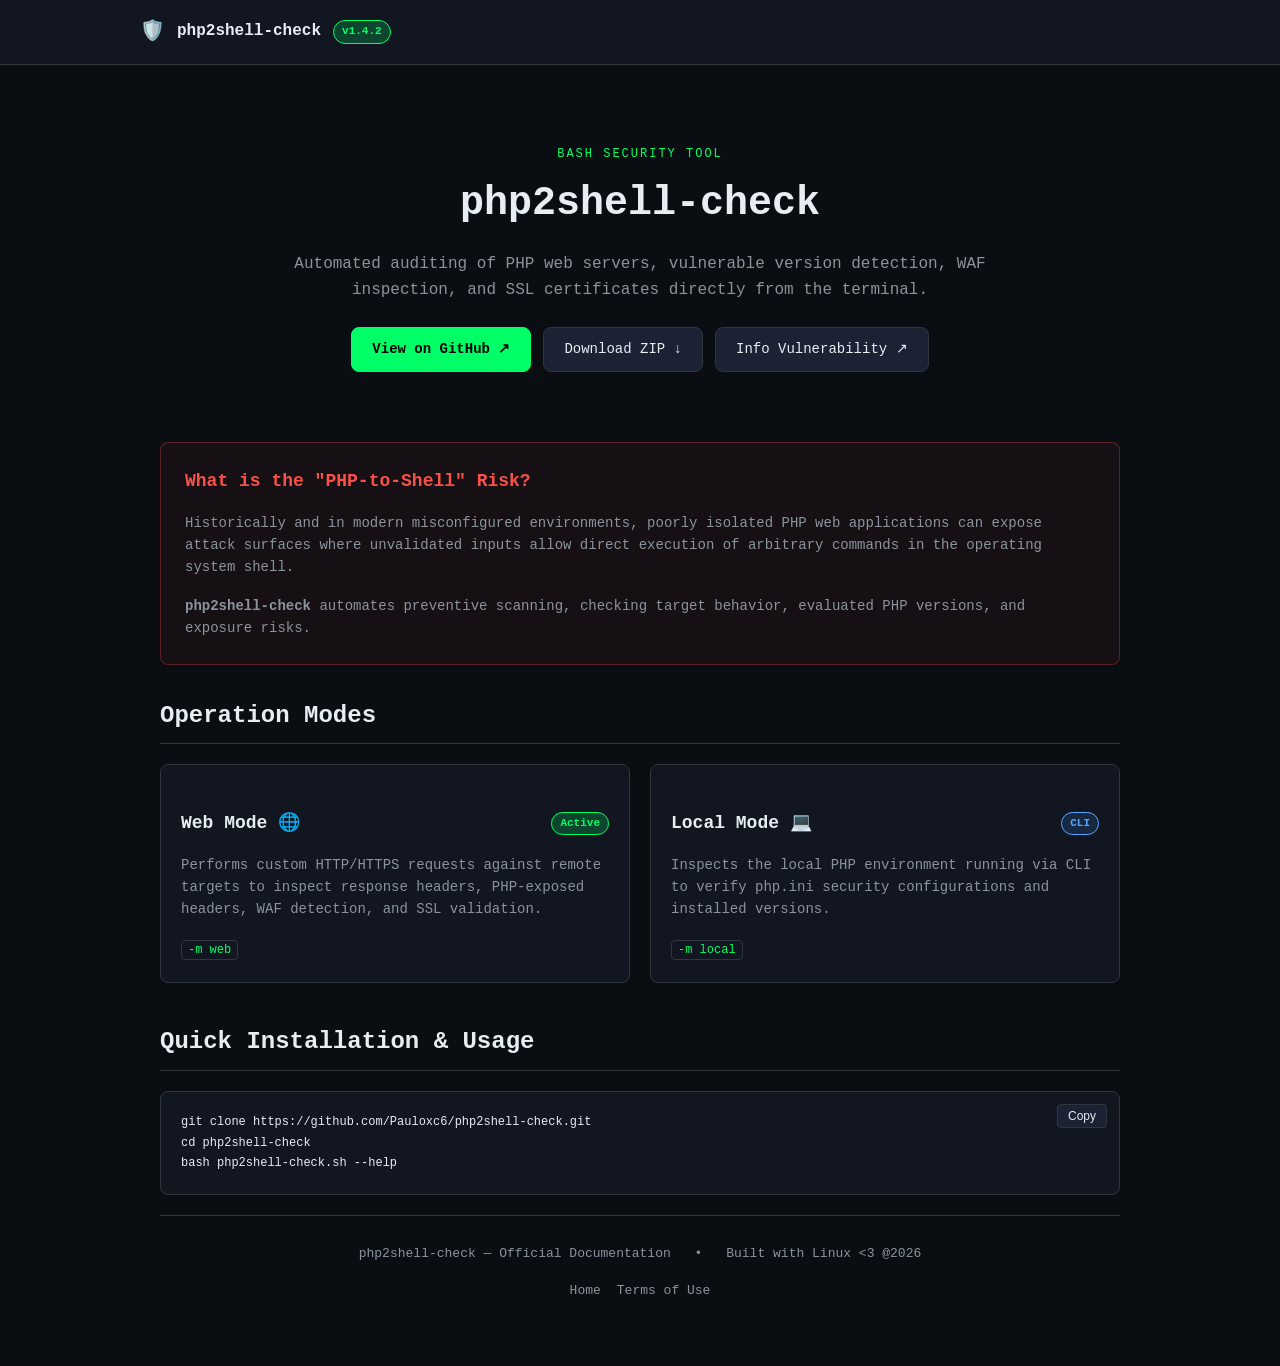
<file: docs/index.html>
<!DOCTYPE html>
<html lang="en">
    <head>
        <meta charset="UTF-8" />
        <meta name="viewport" content="width=device-width, initial-scale=1.0" />
        <title>php2shell-check — PHP Security & Auditing Tool</title>
        <meta name="description" content="Bash utility for automated security auditing of PHP web servers, version detection, WAF inspection, and SSL verification." />
        <link rel="stylesheet" href="./assets/style.css" />
        <link rel="icon" type="image/svg+xml" href="./public/favicon.ico" />
    </head>
    <body>
        <header>
            <div class="header-inner">
                <div class="brand">
                    <div class="brand">
                        <div class="brand-icon">🛡️</div>
                        <a href="index.html">php2shell-check</a>
                        <span class="badge" id="dynamic-version-badge">Loading...</span>
                    </div>
                </div>
            </div>
        </header>

        <div class="layout">
            <main class="content full-width-content" style="max-width: 1000px; margin: 0 auto">
                <section style="text-align: center; padding: 40px 0">
                    <div class="hero-label" style="color: var(--accent); font-size: 12px; letter-spacing: 2px; margin-bottom: 8px">BASH SECURITY TOOL</div>
                    <h1 style="font-size: 40px; margin-bottom: 16px">php2shell-check</h1>
                    <p style="font-size: 16px; max-width: 700px; margin: 0 auto 24px; color: var(--text-muted)">
                        Automated auditing of PHP web servers, vulnerable version detection, WAF inspection, and SSL certificates directly from the terminal.
                    </p>
                    <div style="display: flex; gap: 12px; justify-content: center">
                        <a href="https://github.com/Pauloxc6/php2shell-check" target="_blank" rel="noopener" class="button primary">View on GitHub ↗</a>
                        <a href="https://github.com/Pauloxc6/php2shell-check/archive/refs/heads/main.zip" class="button">Download ZIP ↓</a>
                        <a href="./vuln.html" class="button">Info Vulnerability ↗</a>
                    </div>
                </section>

                <section style="background: rgba(248, 81, 73, 0.05); border: 1px solid rgba(248, 81, 73, 0.3); border-radius: var(--radius); padding: 24px; margin: 30px 0">
                    <h3 style="color: var(--danger); margin-top: 0">What is the "PHP-to-Shell" Risk?</h3>
                    <p>
                        Historically and in modern misconfigured environments, poorly isolated PHP web applications can expose attack surfaces where unvalidated inputs allow direct execution of
                        arbitrary commands in the operating system shell.
                    </p>
                    <p style="margin-bottom: 0"><strong>php2shell-check</strong> automates preventive scanning, checking target behavior, evaluated PHP versions, and exposure risks.</p>
                </section>

                <section>
                    <h2>Operation Modes</h2>
                    <div style="display: grid; grid-template-columns: repeat(auto-fit, minmax(280px, 1fr)); gap: 20px; margin-top: 20px">
                        <div style="background: var(--bg-secondary); border: 1px solid var(--border); border-radius: var(--radius); padding: 20px">
                            <h3 style="display: flex; justify-content: space-between; align-items: center">Web Mode 🌐 <span class="badge">Active</span></h3>
                            <p>Performs custom HTTP/HTTPS requests against remote targets to inspect response headers, PHP-exposed headers, WAF detection, and SSL validation.</p>
                            <code>-m web</code>
                        </div>
                        <div style="background: var(--bg-secondary); border: 1px solid var(--border); border-radius: var(--radius); padding: 20px">
                            <h3 style="display: flex; justify-content: space-between; align-items: center">
                                Local Mode 💻 <span class="badge" style="background: rgba(56, 139, 253, 0.15); color: #58a6ff; border-color: #58a6ff">CLI</span>
                            </h3>
                            <p>Inspects the local PHP environment running via CLI to verify php.ini security configurations and installed versions.</p>
                            <code>-m local</code>
                        </div>
                    </div>
                </section>

                <section style="margin-top: 40px">
                    <h2>Quick Installation & Usage</h2>
                    <div class="code-wrapper">
                        <button class="copy-button">Copy</button>
                        <pre><code>git clone https://github.com/Pauloxc6/php2shell-check.git
cd php2shell-check
bash php2shell-check.sh --help</code></pre>
                    </div>
                </section>

                <footer>
                    <span>php2shell-check — Official Documentation</span>
                    <span>•</span>
                    <span>Built with Linux &lt;3 @2026</span>
                    <div class="footer-links">
                        <a href="index.html">Home</a>
                        <a href="terms.html">Terms of Use</a>
                    </div>
                </footer>
            </main>
        </div>
        <script src="./assets/script.js"></script>
    </body>
</html>
</file>
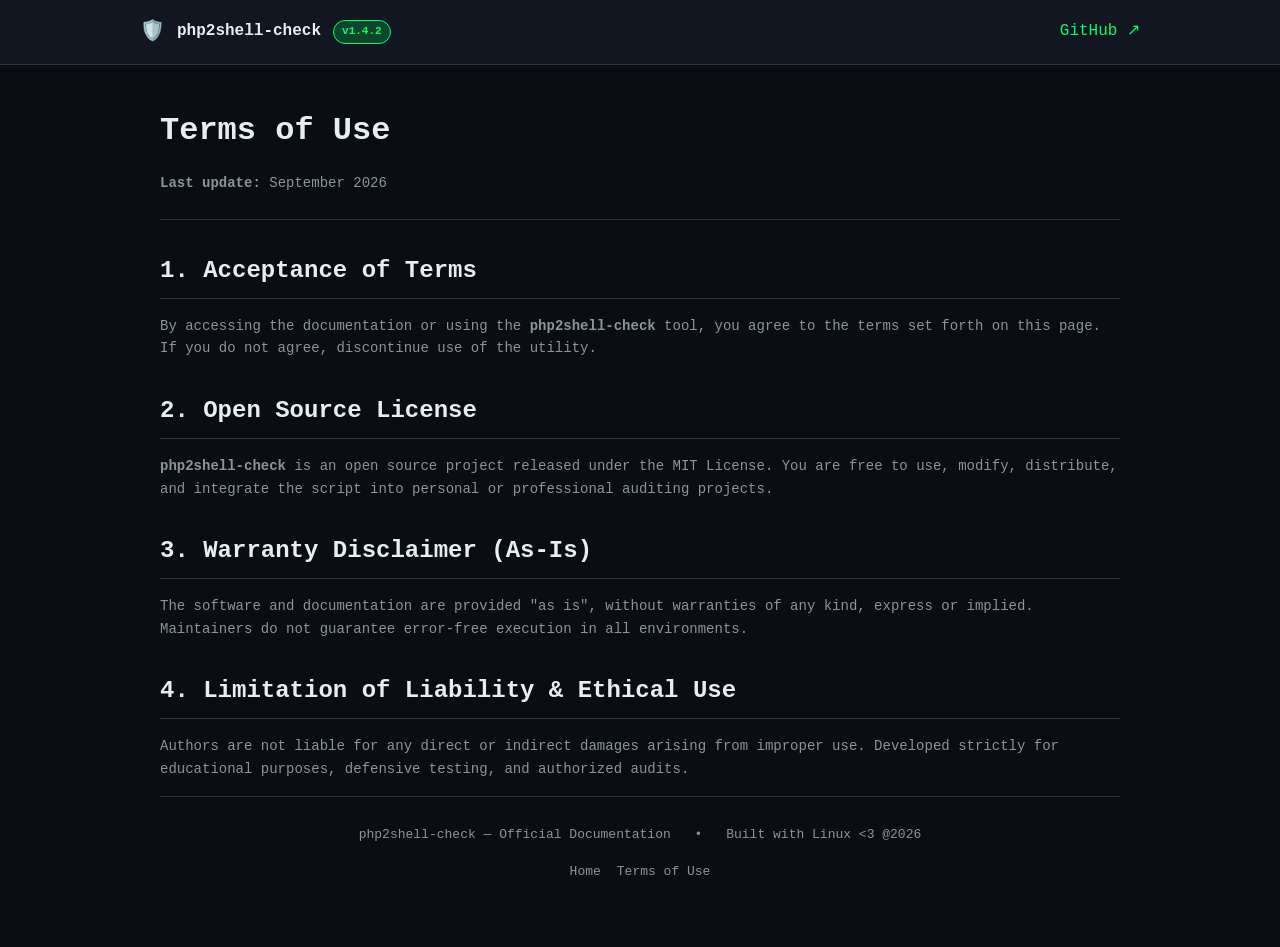
<file: docs/terms.html>
<!DOCTYPE html>
<html lang="en">
    <head>
        <meta charset="UTF-8" />
        <meta name="viewport" content="width=device-width, initial-scale=1.0" />
        <title>Terms of Use — php2shell-check</title>
        <link rel="stylesheet" href="./assets/style.css" />
        <link rel="icon" type="image/svg+xml" href="./public/favicon.ico" />
    </head>

    <body>
        <header>
            <div class="header-inner">
                <div class="brand">
                    <div class="brand-icon">🛡️</div>
                    <a href="index.html">php2shell-check</a>
                    <span class="badge" id="dynamic-version-badge">Loading...</span>
                </div>
                <div class="header-controls">
                    <a href="https://github.com/Pauloxc6/php2shell-check" target="_blank" rel="noopener">GitHub ↗</a>
                </div>
            </div>
        </header>

        <div class="layout">
            <main class="content full-width-content" style="max-width: 1000px; margin: 0 auto">
                <section>
                    <h1>Terms of Use</h1>
                    <p><strong>Last update:</strong> September 2026</p>
                    <hr />

                    <h2>1. Acceptance of Terms</h2>
                    <p>
                        By accessing the documentation or using the <strong>php2shell-check</strong> tool, you agree to the terms set forth on this page. If you do not agree, discontinue use of the
                        utility.
                    </p>

                    <h2>2. Open Source License</h2>
                    <p>
                        <strong>php2shell-check</strong> is an open source project released under the MIT License. You are free to use, modify, distribute, and integrate the script into personal or
                        professional auditing projects.
                    </p>

                    <h2>3. Warranty Disclaimer (As-Is)</h2>
                    <p>
                        The software and documentation are provided "as is", without warranties of any kind, express or implied. Maintainers do not guarantee error-free execution in all environments.
                    </p>

                    <h2>4. Limitation of Liability & Ethical Use</h2>
                    <p>Authors are not liable for any direct or indirect damages arising from improper use. Developed strictly for educational purposes, defensive testing, and authorized audits.</p>
                </section>

                <footer>
                    <span>php2shell-check — Official Documentation</span>
                    <span>•</span>
                    <span>Built with Linux &lt;3 @2026</span>
                    <div class="footer-links">
                        <a href="index.html">Home</a>
                        <a href="terms.html">Terms of Use</a>
                    </div>
                </footer>
            </main>
        </div>
        <script src="./assets/script.js"></script>
    </body>
</html>
</file>
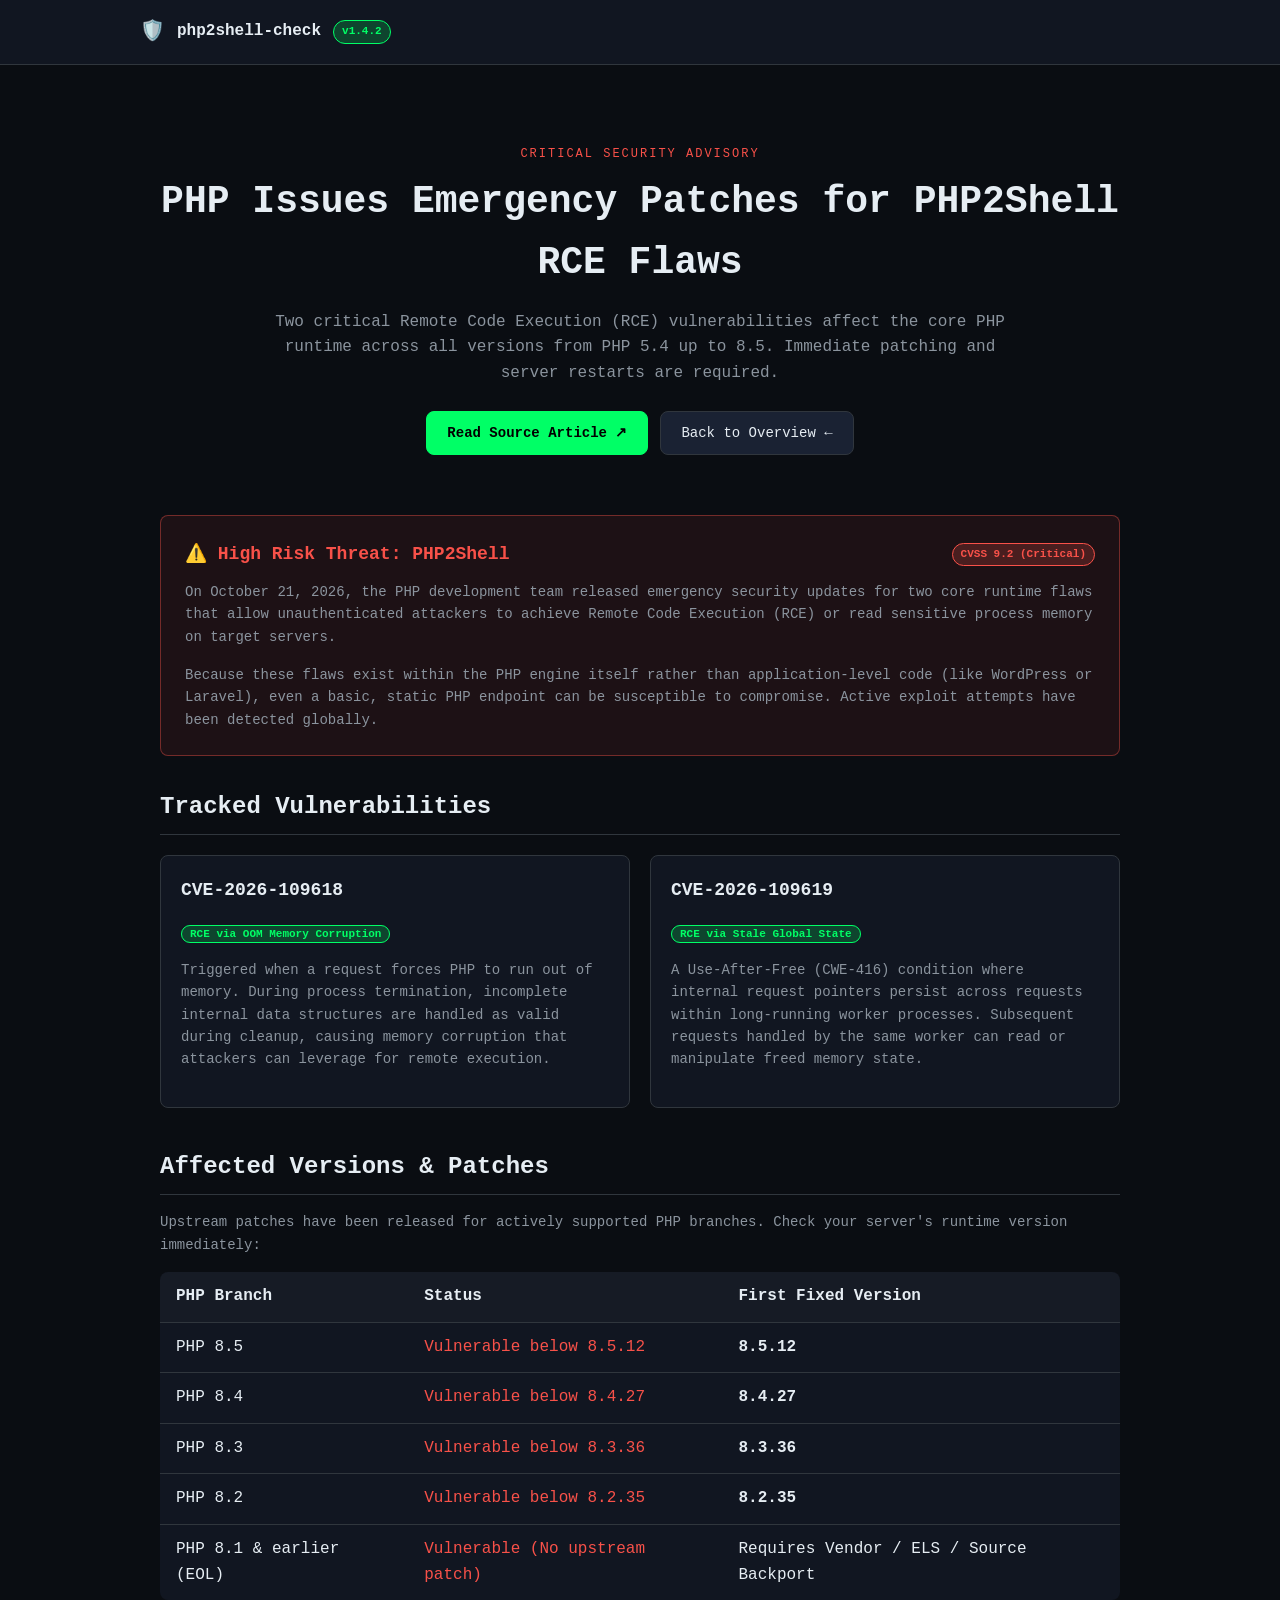
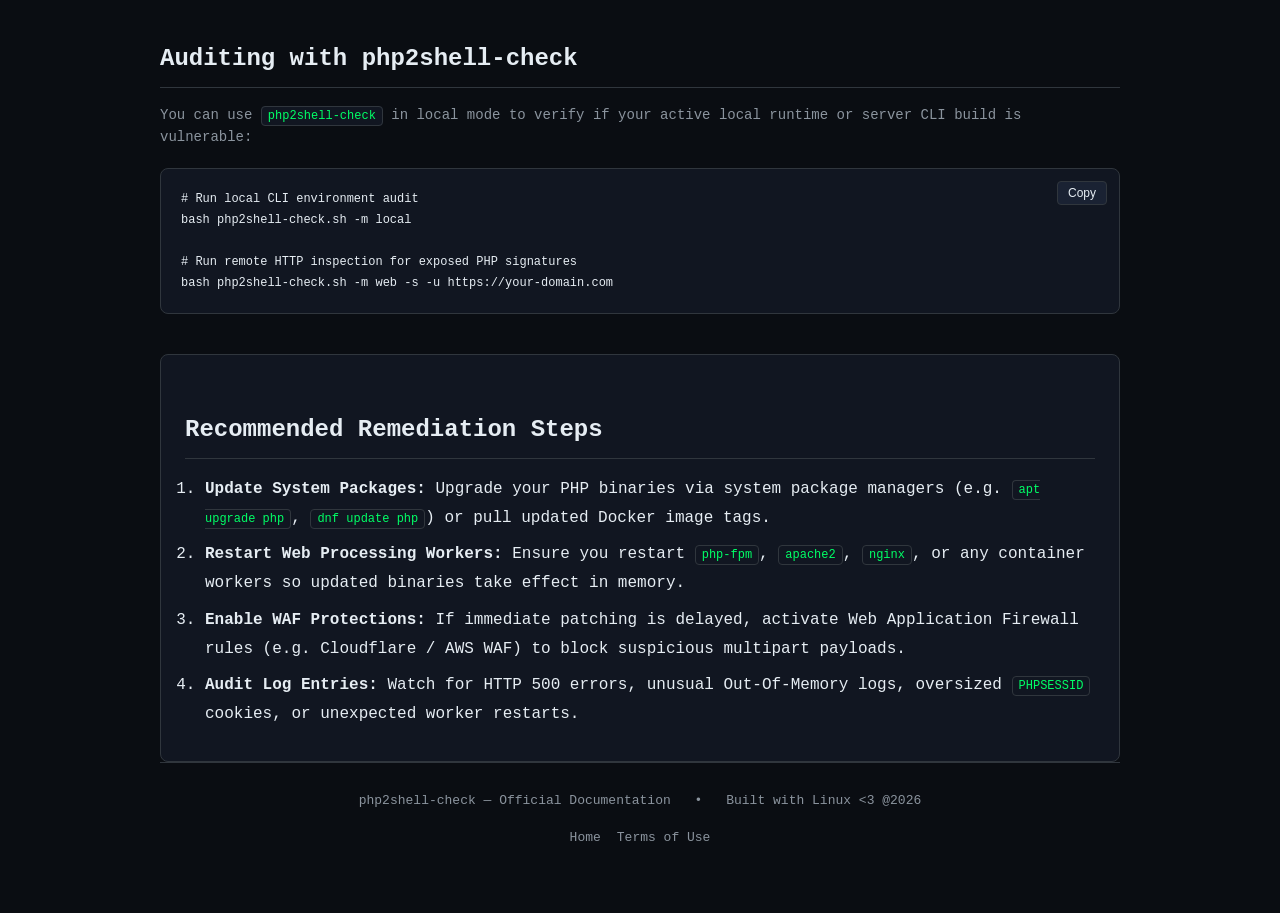
<file: docs/vuln.html>
<!DOCTYPE html>
<html lang="en">
    <head>
        <meta charset="UTF-8" />
        <meta name="viewport" content="width=device-width, initial-scale=1.0" />
        <title>PHP Emergency Patches: PHP2Shell RCE Flaws — php2shell-check</title>
        <meta
            name="description"
            content="Security Advisory: PHP issues emergency patches for two critical PHP2Shell RCE vulnerabilities (CVE-2026-109618 & CVE-2026-109619) affecting millions of servers."
        />
        <link rel="stylesheet" href="./assets/style.css" />
        <link rel="icon" type="image/svg+xml" href="./public/favicon.ico" />
    </head>
    <body>
        <header>
            <div class="header-inner">
                <div class="brand">
                    <div class="brand-icon">🛡️</div>
                    <a href="index.html">php2shell-check</a>
                    <span class="badge" id="dynamic-version-badge">Loading...</span>
                </div>
            </div>
        </header>

        <div class="layout">
            <main class="content full-width-content" style="max-width: 1000px; margin: 0 auto">
                <section style="text-align: center; padding: 40px 0">
                    <div class="hero-label" style="color: var(--danger); font-size: 12px; letter-spacing: 2px; margin-bottom: 8px">CRITICAL SECURITY ADVISORY</div>
                    <h1 style="font-size: 38px; margin-bottom: 16px">PHP Issues Emergency Patches for PHP2Shell RCE Flaws</h1>
                    <p style="font-size: 16px; max-width: 750px; margin: 0 auto 24px; color: var(--text-muted)">
                        Two critical Remote Code Execution (RCE) vulnerabilities affect the core PHP runtime across all versions from PHP 5.4 up to 8.5. Immediate patching and server restarts are
                        required.
                    </p>
                    <div style="display: flex; gap: 12px; justify-content: center">
                        <a href="https://thehackernews.com/2026/10/php-issues-emergency-patches-for-two.html" target="_blank" rel="noopener" class="button primary">Read Source Article ↗</a>
                        <a href="index.html" class="button">Back to Overview ←</a>
                    </div>
                </section>

                <section style="background: rgba(248, 81, 73, 0.08); border: 1px solid rgba(248, 81, 73, 0.4); border-radius: var(--radius); padding: 24px; margin: 20px 0">
                    <div style="display: flex; justify-content: space-between; align-items: center; margin-bottom: 12px">
                        <h3 style="color: var(--danger); margin: 0">⚠️ High Risk Threat: PHP2Shell</h3>
                        <span class="badge" style="background: rgba(248, 81, 73, 0.2); color: #f85149; border-color: #f85149">CVSS 9.2 (Critical)</span>
                    </div>
                    <p>
                        On October 21, 2026, the PHP development team released emergency security updates for two core runtime flaws that allow unauthenticated attackers to achieve Remote Code
                        Execution (RCE) or read sensitive process memory on target servers.
                    </p>
                    <p style="margin-bottom: 0">
                        Because these flaws exist within the PHP engine itself rather than application-level code (like WordPress or Laravel), even a basic, static PHP endpoint can be susceptible to
                        compromise. Active exploit attempts have been detected globally.
                    </p>
                </section>

                <section style="margin-top: 30px">
                    <h2>Tracked Vulnerabilities</h2>
                    <div style="display: grid; grid-template-columns: repeat(auto-fit, minmax(320px, 1fr)); gap: 20px; margin-top: 20px">
                        <div style="background: var(--bg-secondary); border: 1px solid var(--border); border-radius: var(--radius); padding: 20px">
                            <h3 style="margin-top: 0">CVE-2026-109618</h3>
                            <div style="margin-bottom: 12px"><span class="badge">RCE via OOM Memory Corruption</span></div>
                            <p style="font-size: 14px; color: var(--text-muted)">
                                Triggered when a request forces PHP to run out of memory. During process termination, incomplete internal data structures are handled as valid during cleanup, causing
                                memory corruption that attackers can leverage for remote execution.
                            </p>
                        </div>
                        <div style="background: var(--bg-secondary); border: 1px solid var(--border); border-radius: var(--radius); padding: 20px">
                            <h3 style="margin-top: 0">CVE-2026-109619</h3>
                            <div style="margin-bottom: 12px"><span class="badge">RCE via Stale Global State</span></div>
                            <p style="font-size: 14px; color: var(--text-muted)">
                                A Use-After-Free (CWE-416) condition where internal request pointers persist across requests within long-running worker processes. Subsequent requests handled by the
                                same worker can read or manipulate freed memory state.
                            </p>
                        </div>
                    </div>
                </section>

                <section style="margin-top: 40px">
                    <h2>Affected Versions & Patches</h2>
                    <p>Upstream patches have been released for actively supported PHP branches. Check your server's runtime version immediately:</p>

                    <div style="overflow-x: auto; margin-top: 16px">
                        <table style="width: 100%; border-collapse: collapse; background: var(--bg-secondary); border-radius: var(--radius); overflow: hidden">
                            <thead>
                                <tr style="border-bottom: 1px solid var(--border); text-align: left; background: rgba(255, 255, 255, 0.02)">
                                    <th style="padding: 12px 16px">PHP Branch</th>
                                    <th style="padding: 12px 16px">Status</th>
                                    <th style="padding: 12px 16px">First Fixed Version</th>
                                </tr>
                            </thead>
                            <tbody>
                                <tr style="border-bottom: 1px solid var(--border)">
                                    <td style="padding: 12px 16px">PHP 8.5</td>
                                    <td style="padding: 12px 16px"><span style="color: var(--danger)">Vulnerable below 8.5.12</span></td>
                                    <td style="padding: 12px 16px"><strong>8.5.12</strong></td>
                                </tr>
                                <tr style="border-bottom: 1px solid var(--border)">
                                    <td style="padding: 12px 16px">PHP 8.4</td>
                                    <td style="padding: 12px 16px"><span style="color: var(--danger)">Vulnerable below 8.4.27</span></td>
                                    <td style="padding: 12px 16px"><strong>8.4.27</strong></td>
                                </tr>
                                <tr style="border-bottom: 1px solid var(--border)">
                                    <td style="padding: 12px 16px">PHP 8.3</td>
                                    <td style="padding: 12px 16px"><span style="color: var(--danger)">Vulnerable below 8.3.36</span></td>
                                    <td style="padding: 12px 16px"><strong>8.3.36</strong></td>
                                </tr>
                                <tr style="border-bottom: 1px solid var(--border)">
                                    <td style="padding: 12px 16px">PHP 8.2</td>
                                    <td style="padding: 12px 16px"><span style="color: var(--danger)">Vulnerable below 8.2.35</span></td>
                                    <td style="padding: 12px 16px"><strong>8.2.35</strong></td>
                                </tr>
                                <tr>
                                    <td style="padding: 12px 16px">PHP 8.1 & earlier (EOL)</td>
                                    <td style="padding: 12px 16px"><span style="color: var(--danger)">Vulnerable (No upstream patch)</span></td>
                                    <td style="padding: 12px 16px">Requires Vendor / ELS / Source Backport</td>
                                </tr>
                            </tbody>
                        </table>
                    </div>
                </section>

                <section style="margin-top: 40px">
                    <h2>Auditing with php2shell-check</h2>
                    <p>You can use <code>php2shell-check</code> in local mode to verify if your active local runtime or server CLI build is vulnerable:</p>

                    <div class="code-wrapper">
                        <button class="copy-button">Copy</button>
                        <pre><code># Run local CLI environment audit
bash php2shell-check.sh -m local

# Run remote HTTP inspection for exposed PHP signatures
bash php2shell-check.sh -m web -s -u https://your-domain.com</code></pre>
                    </div>
                </section>

                <section style="margin-top: 40px; background: var(--bg-secondary); border: 1px solid var(--border); border-radius: var(--radius); padding: 24px">
                    <h2>Recommended Remediation Steps</h2>
                    <ol style="padding-left: 20px; line-height: 1.8">
                        <li>
                            <strong>Update System Packages:</strong> Upgrade your PHP binaries via system package managers (e.g. <code>apt upgrade php</code>, <code>dnf update php</code>) or pull
                            updated Docker image tags.
                        </li>
                        <li>
                            <strong>Restart Web Processing Workers:</strong> Ensure you restart <code>php-fpm</code>, <code>apache2</code>, <code>nginx</code>, or any container workers so updated
                            binaries take effect in memory.
                        </li>
                        <li>
                            <strong>Enable WAF Protections:</strong> If immediate patching is delayed, activate Web Application Firewall rules (e.g. Cloudflare / AWS WAF) to block suspicious multipart
                            payloads.
                        </li>
                        <li><strong>Audit Log Entries:</strong> Watch for HTTP 500 errors, unusual Out-Of-Memory logs, oversized <code>PHPSESSID</code> cookies, or unexpected worker restarts.</li>
                    </ol>
                </section>

                <footer>
                    <span>php2shell-check — Official Documentation</span>
                    <span>•</span>
                    <span>Built with Linux &lt;3 @2026</span>
                    <div class="footer-links">
                        <a href="index.html">Home</a>
                        <a href="terms.html">Terms of Use</a>
                    </div>
                </footer>
            </main>
        </div>
        <script src="./assets/script.js"></script>
    </body>
</html>
</file>
<file: docs/assets/style.css>
:root {
    --bg-primary: #0a0d12;
    --bg-secondary: #111621;
    --bg-tertiary: #1a2233;
    --accent: #00ff66;
    --accent-glow: rgba(0, 255, 102, 0.2);
    --text-main: #e6edf3;
    --text-muted: #8b949e;
    --border: #30363d;
    --danger: #f85149;
    --font-mono: ui-monospace, SFMono-Regular, SF Mono, Menlo, Consolas, Liberation Mono, monospace;
    --radius: 8px;
}

* {
    box-sizing: border-box;
    margin: 0;
    padding: 0;
}

body {
    background-color: var(--bg-primary);
    color: var(--text-main);
    font-family: var(--font-mono);
    line-height: 1.6;
    display: flex;
    flex-direction: column;
    min-height: 100vh;
}

header {
    background: var(--bg-secondary);
    border-bottom: 1px solid var(--border);
    padding: 16px 24px;
    position: sticky;
    top: 0;
    z-index: 100;
}

.header-inner {
    max-width: 1000px;
    margin: 0 auto;
    display: flex;
    justify-content: space-between;
    align-items: center;
}

.brand {
    display: flex;
    align-items: center;
    gap: 12px;
}

.brand-icon {
    font-size: 20px;
}

.brand a {
    color: var(--text-main);
    text-decoration: none;
    font-weight: bold;
    font-size: 16px;
}

.brand a:hover {
    color: var(--accent);
}

.badge {
    background: var(--accent-glow);
    color: var(--accent);
    border: 1px solid var(--accent);
    padding: 2px 8px;
    border-radius: 12px;
    font-size: 11px;
    font-weight: bold;
}

.layout {
    flex: 1;
    max-width: 1000px;
    width: 100%;
    margin: 0 auto;
    padding: 40px 20px;
}

h1,
h2,
h3 {
    color: var(--text-main);
    margin-bottom: 16px;
    font-weight: 600;
}

h1 {
    font-size: 32px;
}
h2 {
    font-size: 24px;
    margin-top: 32px;
    border-bottom: 1px solid var(--border);
    padding-bottom: 8px;
}
h3 {
    font-size: 18px;
    margin-top: 24px;
}

p,
ul {
    color: var(--text-muted);
    margin-bottom: 16px;
    font-size: 14px;
}

ul {
    padding-left: 20px;
}
li {
    margin-bottom: 8px;
}

a {
    color: var(--accent);
    text-decoration: none;
}
a:hover {
    text-decoration: underline;
}

hr {
    border: none;
    border-top: 1px solid var(--border);
    margin: 24px 0;
}

.button {
    background: var(--bg-tertiary);
    color: var(--text-main);
    border: 1px solid var(--border);
    padding: 10px 20px;
    border-radius: var(--radius);
    font-family: var(--font-mono);
    font-size: 14px;
    cursor: pointer;
    display: inline-flex;
    align-items: center;
    gap: 8px;
    transition: all 0.2s ease;
    text-decoration: none;
}

.button:hover {
    border-color: var(--accent);
    box-shadow: 0 0 10px var(--accent-glow);
    text-decoration: none;
}

.button.primary {
    background: var(--accent);
    color: #000;
    font-weight: bold;
    border-color: var(--accent);
}

.button.primary:hover {
    background: #00cc52;
}

.code-wrapper {
    background: var(--bg-secondary);
    border: 1px solid var(--border);
    border-radius: var(--radius);
    position: relative;
    margin: 20px 0;
    overflow: hidden;
}

.copy-button {
    position: absolute;
    top: 12px;
    right: 12px;
    background: var(--bg-tertiary);
    color: var(--text-main);
    border: 1px solid var(--border);
    padding: 4px 10px;
    border-radius: 4px;
    font-size: 12px;
    cursor: pointer;
}

.copy-button:hover {
    border-color: var(--accent);
}

pre {
    padding: 20px;
    overflow-x: auto;
    font-family: var(--font-mono);
    font-size: 13px;
    color: var(--text-main);
}

code {
    font-family: var(--font-mono);
    background: var(--bg-secondary);
    padding: 2px 6px;
    border-radius: 4px;
    border: 1px solid var(--border);
    font-size: 12px;
    color: var(--accent);
}

pre code {
    background: none;
    border: none;
    padding: 0;
    color: inherit;
}

.cookie-banner {
    position: fixed;
    bottom: 20px;
    right: 20px;
    max-width: 400px;
    background: var(--bg-secondary);
    border: 1px solid var(--border);
    border-radius: var(--radius);
    padding: 20px;
    box-shadow: 0 8px 24px rgba(0, 0, 0, 0.5);
    z-index: 1000;
}

.cookie-content p {
    font-size: 13px;
    margin-bottom: 12px;
}
.cookie-buttons {
    display: flex;
    gap: 8px;
}
.btn-cookie {
    padding: 6px 12px;
    border-radius: 4px;
    font-size: 12px;
    cursor: pointer;
    border: 1px solid var(--border);
    font-family: var(--font-mono);
}
.btn-accept {
    background: var(--accent);
    color: #000;
    font-weight: bold;
}
.btn-reject {
    background: var(--bg-tertiary);
    color: var(--text-main);
}

footer {
    border-top: 1px solid var(--border);
    padding: 24px;
    text-align: center;
    font-size: 13px;
    color: var(--text-muted);
    margin-top: auto;
}

footer span {
    display: inline-block;
    margin: 4px 8px;
}
.footer-links {
    margin-top: 12px;
    display: flex;
    justify-content: center;
    gap: 16px;
    flex-wrap: wrap;
}
.footer-links a {
    color: var(--text-muted);
    font-size: 13px;
}
.footer-links a:hover {
    color: var(--accent);
}
</file>
